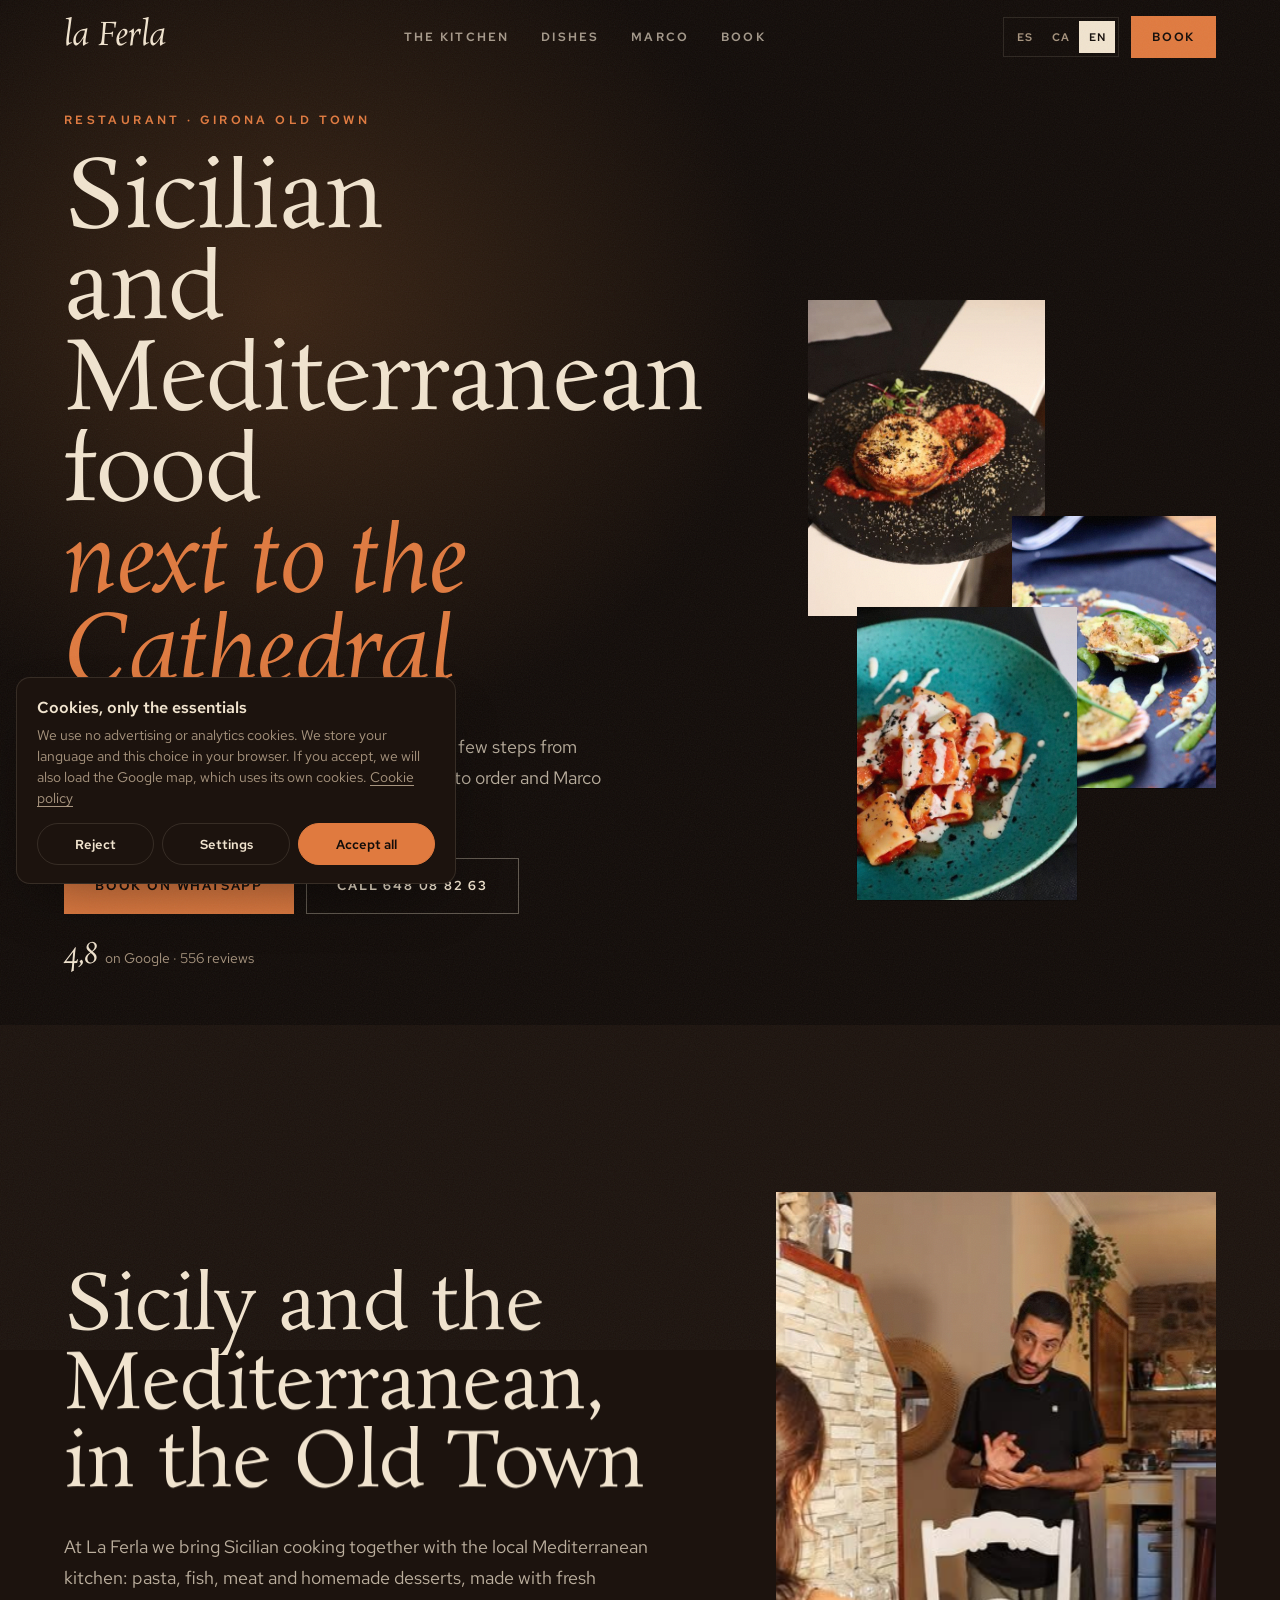
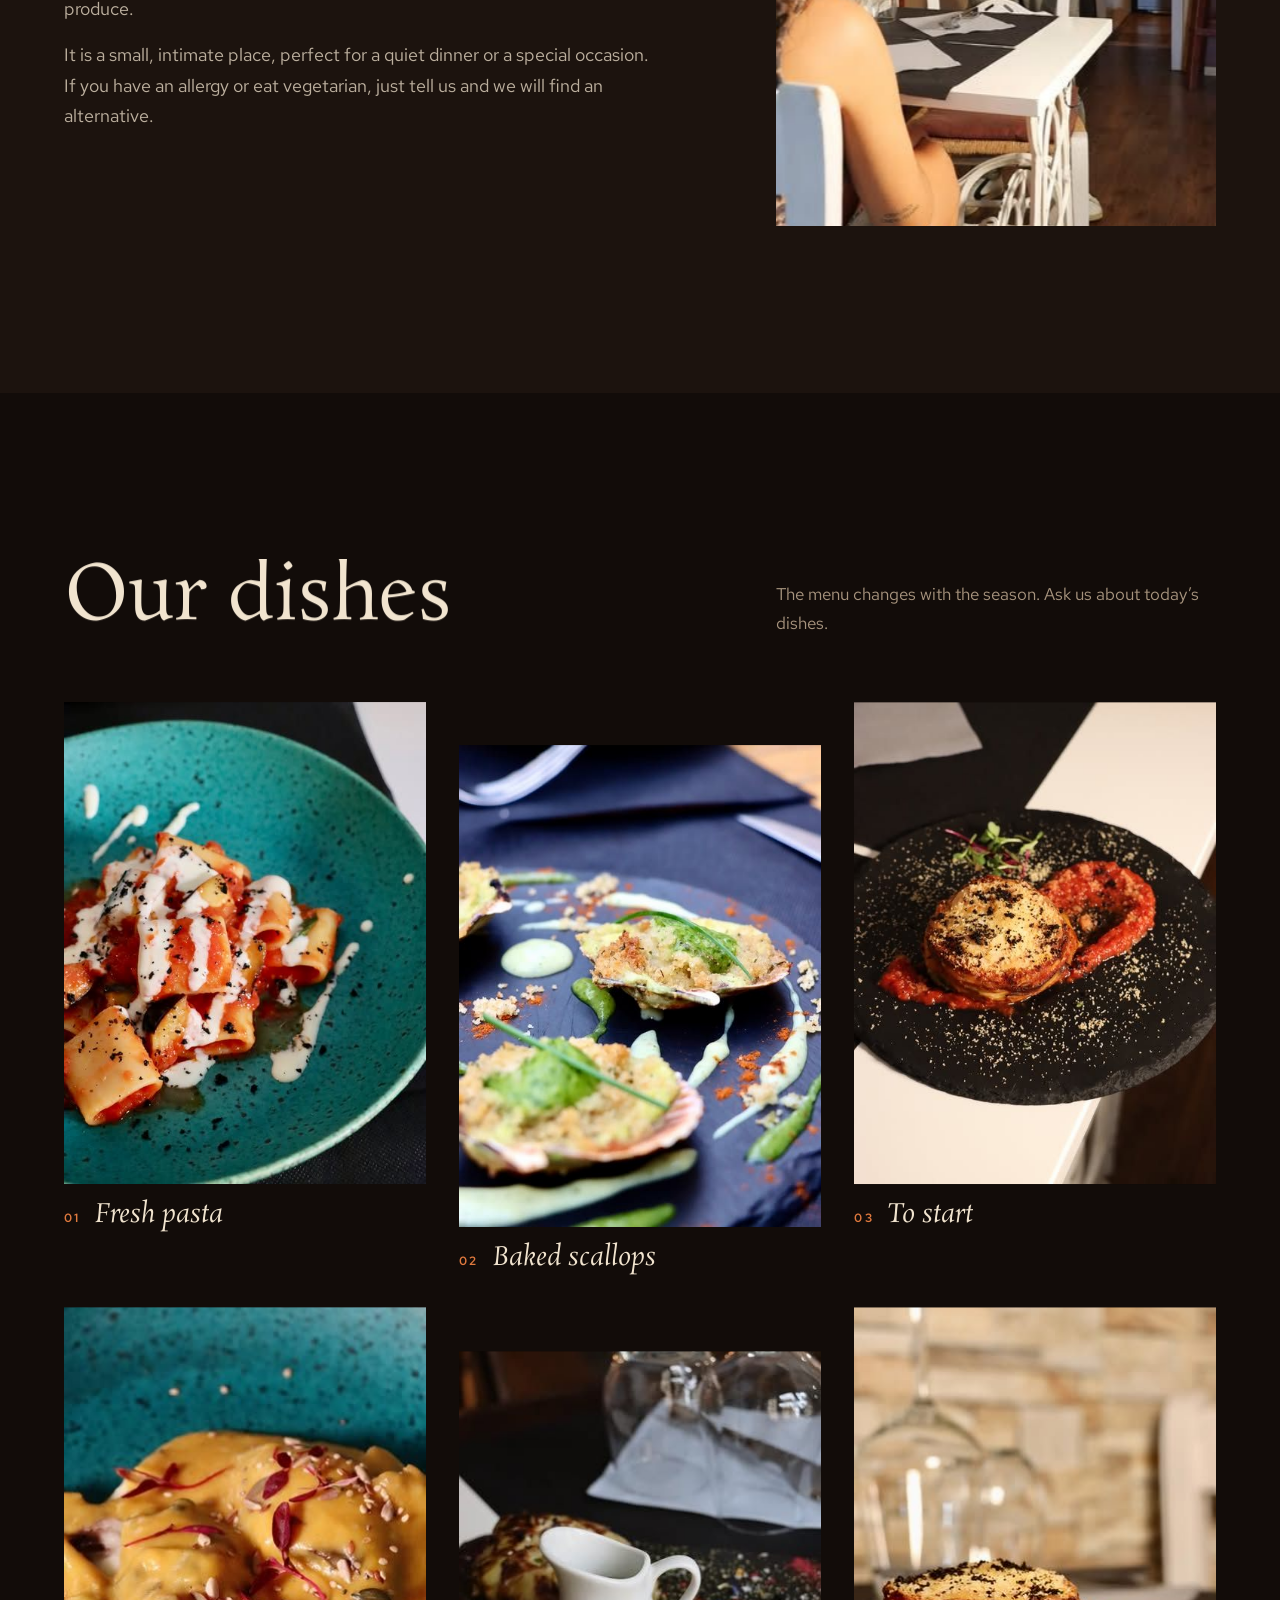
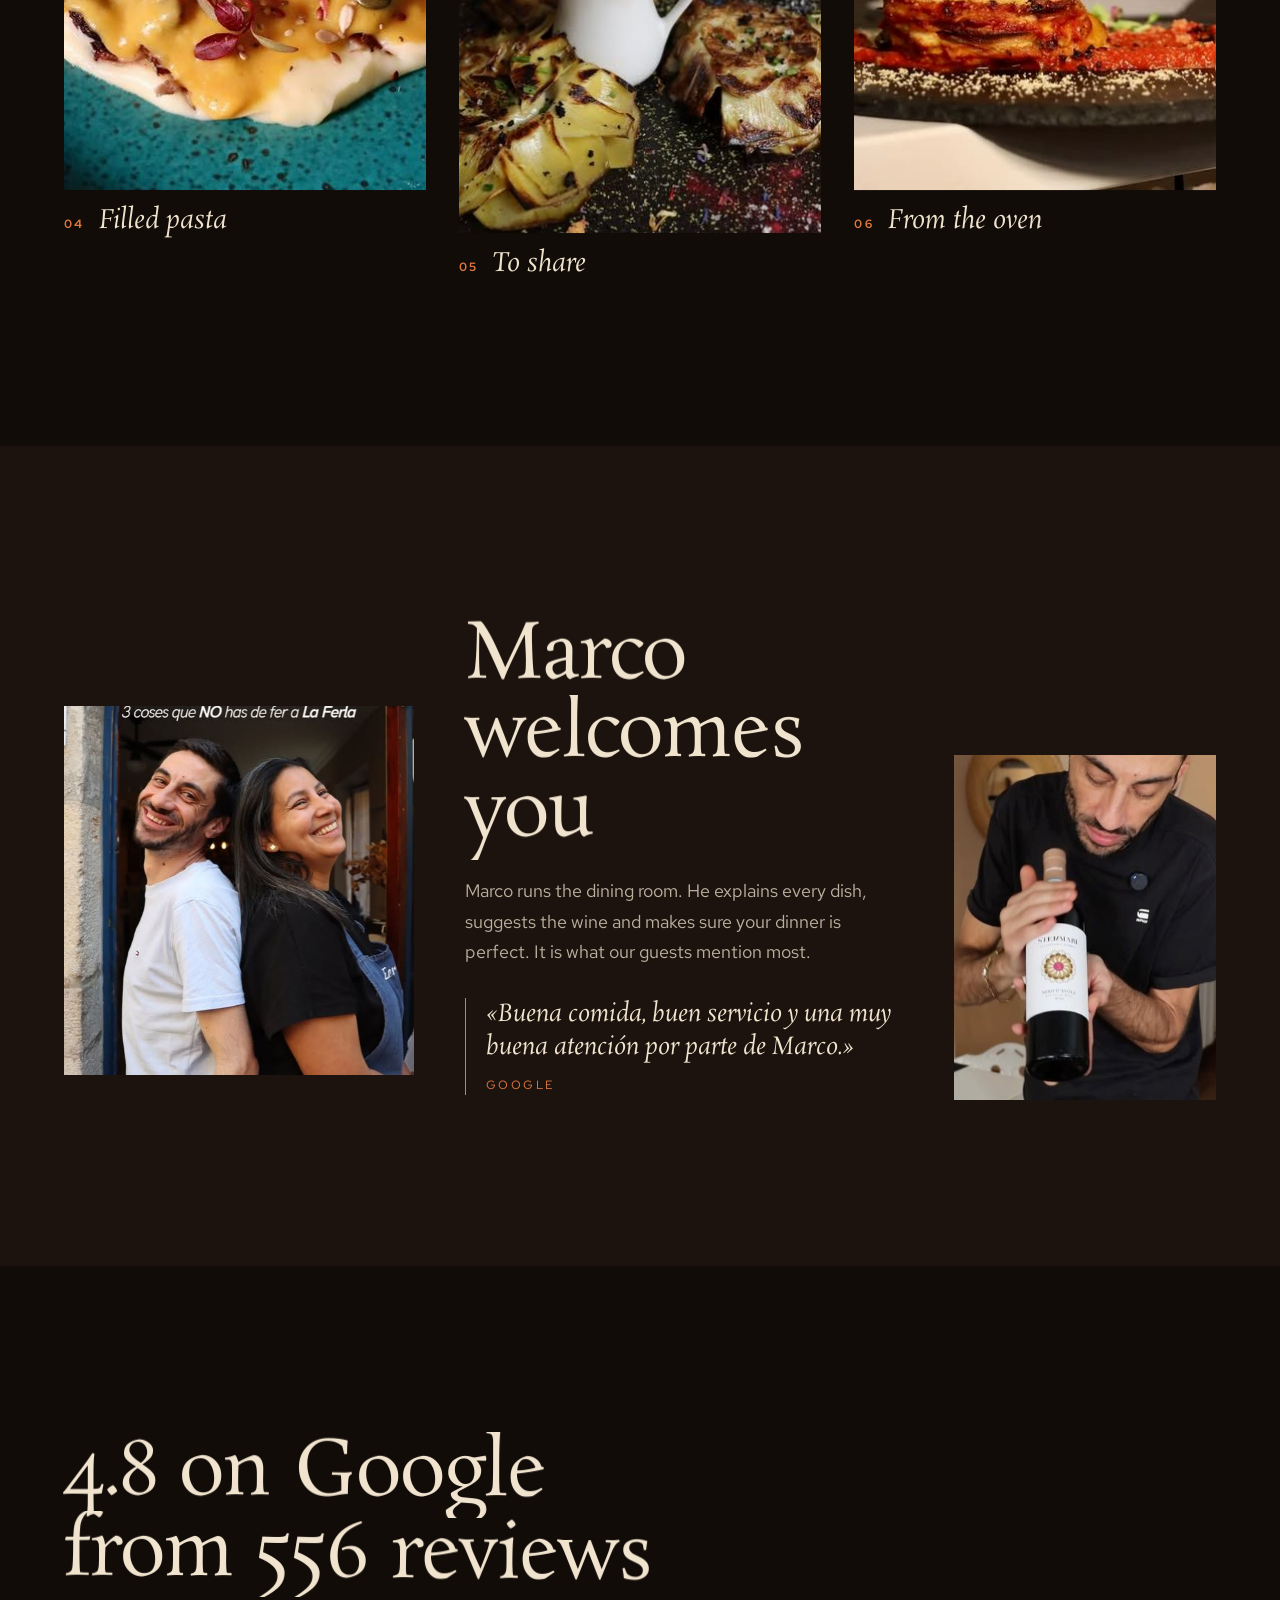
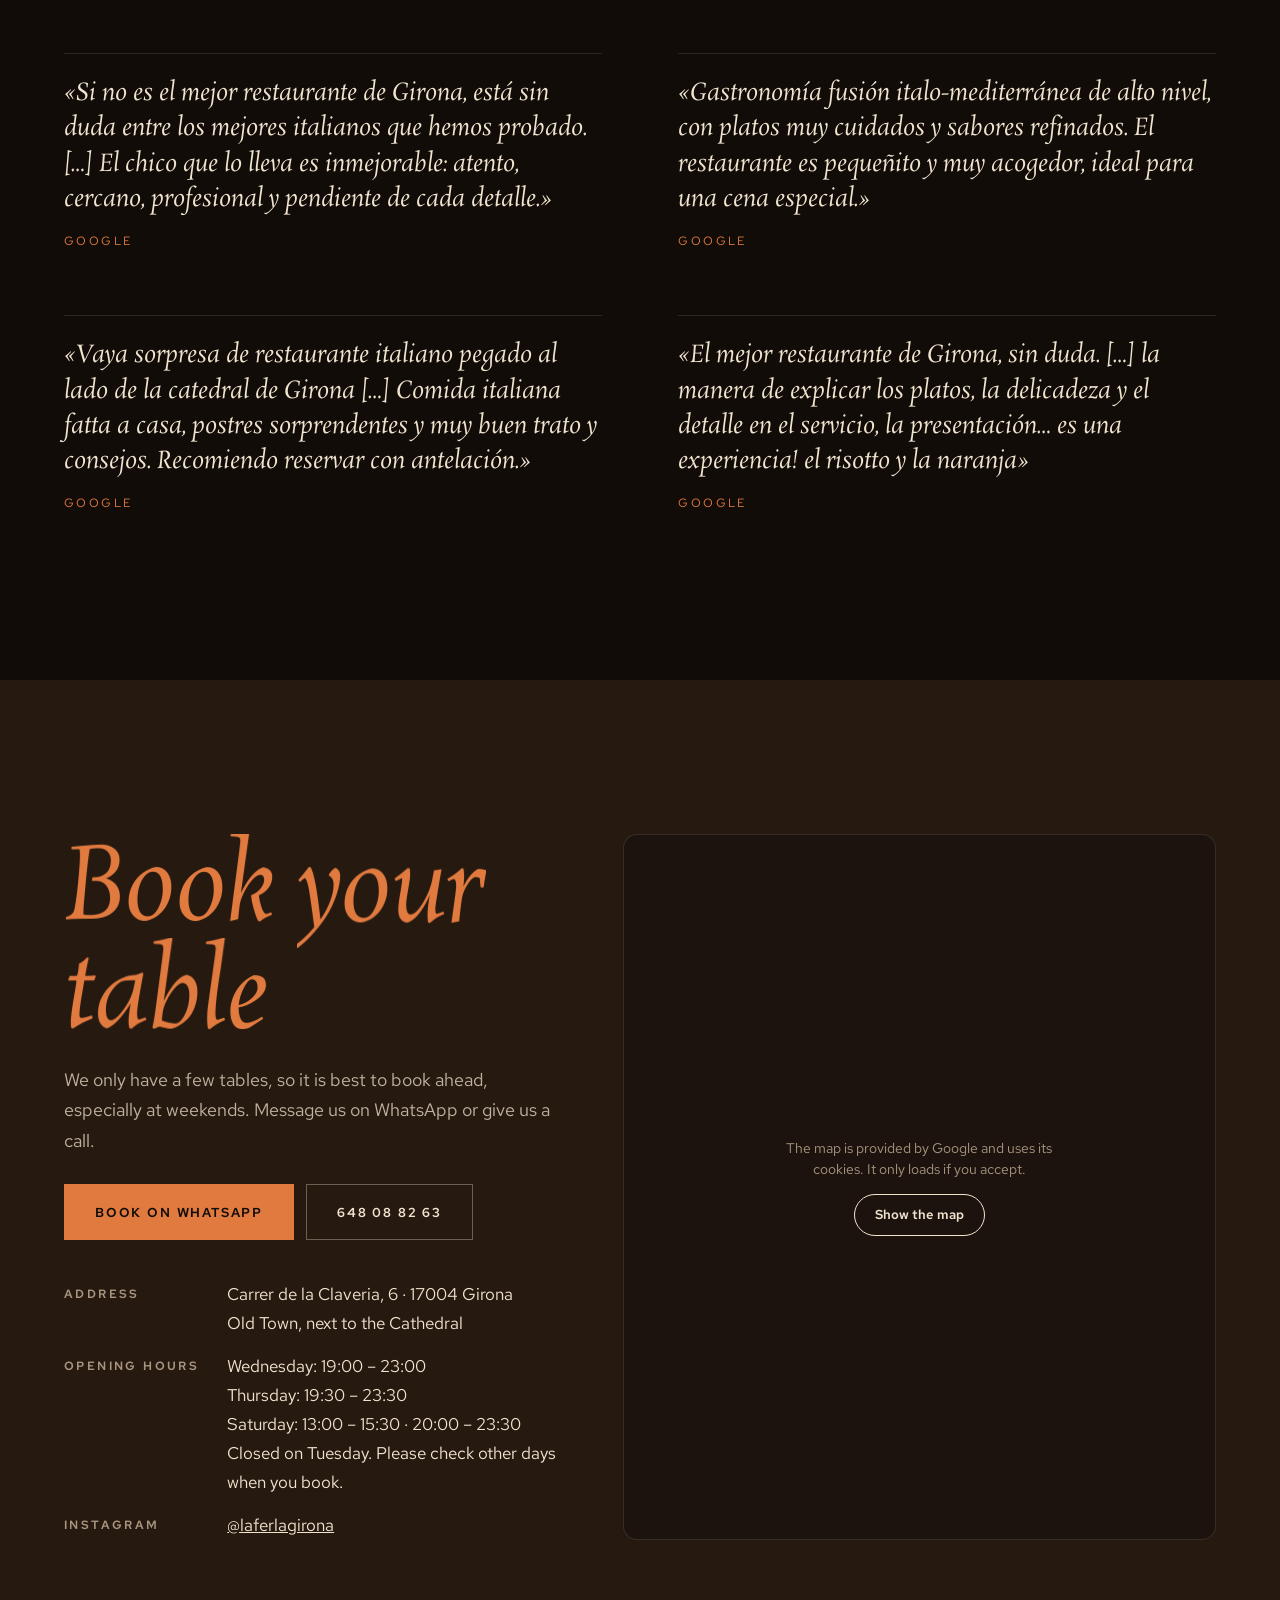
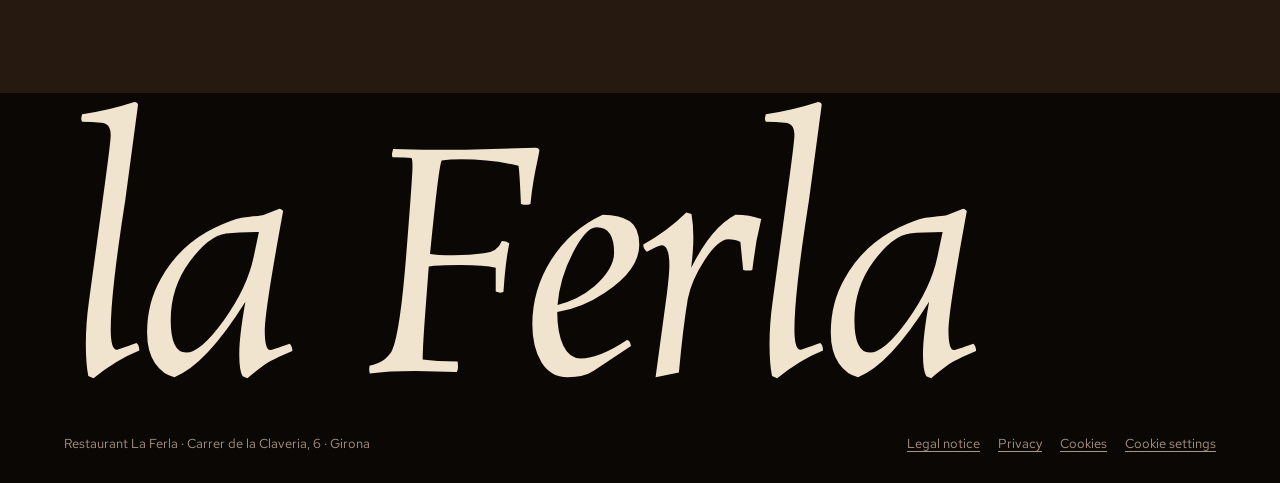
<file: index.html>
<!doctype html>
<html lang="es">
<head>
<meta charset="utf-8">
<meta name="viewport" content="width=device-width, initial-scale=1, viewport-fit=cover">
<title>La Ferla · Cocina siciliana y mediterránea en el Barri Vell de Girona</title>
<meta name="description" content="Restaurant La Ferla, Carrer de la Claveria 6, al lado de la Catedral de Girona. Fusión de cocina mediterránea y siciliana. 4,8 en Google con 556 reseñas. Reservas por WhatsApp.">
<meta name="theme-color" content="#0d0a07">
<link rel="icon" href="assets/favicon.svg" type="image/svg+xml">
<link rel="alternate" hreflang="es" href="?lang=es"><link rel="alternate" hreflang="ca" href="?lang=ca"><link rel="alternate" hreflang="en" href="?lang=en">
<meta property="og:title" content="La Ferla · Girona">
<meta property="og:description" content="Cocina siciliana y mediterránea junto a la Catedral de Girona.">
<meta property="og:image" content="assets/img/plat-vieires.jpg">
<script>document.documentElement.classList.add('js')</script>
<link rel="stylesheet" href="css/fonts.css">
<link rel="stylesheet" href="css/premium.css">
<link rel="stylesheet" href="css/style.css">
<link rel="stylesheet" href="css/legal.css">
<script type="application/ld+json">
{"@context":"https://schema.org","@type":"Restaurant","name":"Restaurant La Ferla","servesCuisine":["Siciliana","Mediterránea","Italiana"],"telephone":"+34648088263","priceRange":"30-40 €","address":{"@type":"PostalAddress","streetAddress":"Carrer de la Claveria, 6","postalCode":"17004","addressLocality":"Girona","addressRegion":"Girona","addressCountry":"ES"},"geo":{"@type":"GeoCoordinates","latitude":41.9863921,"longitude":2.825849},"aggregateRating":{"@type":"AggregateRating","ratingValue":"4.8","reviewCount":"556"},"sameAs":["https://www.instagram.com/laferlagirona/"]}
</script>
</head>
<body class="grain" data-cursor>
<a class="skip" href="#main" data-i18n="skip">Saltar al contenido</a>

<header class="top">
  <a class="brand" href="#main" aria-label="La Ferla, inicio">la Ferla</a>
  <nav class="nav" aria-label="Principal">
    <a href="#cocina" data-i18n="n1">La cocina</a>
    <a href="#platos" data-i18n="n2">Platos</a>
    <a href="#marco" data-i18n="n3">Marco</a>
    <a href="#reservar" data-i18n="n4">Reservar</a>
  </nav>
  <div class="top-r">
    <div class="langs" role="group" aria-label="Idioma"><button type="button" data-lang="es">ES</button><button type="button" data-lang="ca">CA</button><button type="button" data-lang="en">EN</button></div>
    <a class="btn btn-sm" href="https://wa.me/34648088263" target="_blank" rel="noopener" data-mag data-i18n="book">Reservar</a>
  </div>
</header>

<main id="main">
  <!-- PORTADA: titular grande en claroscuro y tres platos de la casa en columna -->
  <section class="hero" id="hero" aria-labelledby="h1">
    <div class="hero-in">
      <p class="hero-k" data-hero data-d=".1" data-i18n="hk">Restaurant · Barri Vell de Girona</p>
      <h1 id="h1"><span data-split data-hero data-d=".2" data-i18n="h1a">Cocina siciliana</span> <span data-split data-hero data-d=".32" data-i18n="h1b">y mediterránea</span> <em data-split data-hero data-d=".44" data-i18n="h1c">junto a la Catedral</em></h1>
      <p class="hero-p" data-hero data-d=".7" data-i18n="hp">Un restaurante pequeño y acogedor en la Claveria, a unos pasos de la Catedral de Girona. Pocas mesas, platos hechos al momento y Marco en la sala.</p>
      <div class="hero-cta" data-hero data-d=".85">
        <a class="btn" href="https://wa.me/34648088263" target="_blank" rel="noopener" data-mag data-i18n="bookWa">Reservar por WhatsApp</a>
        <a class="btn btn-line" href="tel:+34648088263" data-mag data-i18n="call">Llamar al 648 08 82 63</a>
      </div>
      <p class="hero-rate" data-hero data-d="1"><b>4,8</b> <span data-i18n="rate">en Google · 556 reseñas</span></p>
    </div>
    <div class="h-dishes" aria-hidden="true">
      <figure class="hd hd1"><img src="assets/img/plat-entrant.jpg" alt="" width="480" height="640"></figure>
      <figure class="hd hd2"><img src="assets/img/plat-vieires.jpg" alt="" width="480" height="640"></figure>
      <figure class="hd hd3"><img src="assets/img/plat-pasta.jpg" alt="" width="480" height="640"></figure>
    </div>
  </section>

  <!-- LA COCINA -->
  <section class="cocina" id="cocina" aria-labelledby="c-h">
    <div class="cocina-txt">
      <h2 id="c-h" data-split data-i18n="ch">Sicilia y el Mediterráneo, en el Barri Vell</h2>
      <p data-i18n="cp1">En La Ferla mezclamos la cocina siciliana con la mediterránea de aquí: pasta, pescado, carne y postres hechos en casa, con producto del día.</p>
      <p data-i18n="cp2">Es un sitio pequeño e íntimo, ideal para una cena tranquila o una ocasión especial. Si tienes alguna alergia o comes vegetariano, dínoslo: buscamos una alternativa.</p>
    </div>
    <figure class="cocina-img" data-img><img src="assets/img/sala.jpg" alt="La sala de La Ferla, con mesas vestidas y paredes de piedra" width="360" height="640" loading="lazy" data-i18n-attr="alt:aSala"></figure>
  </section>

  <!-- PLATOS: la carta en penumbra; la luz de la vela sigue al cursor -->
  <section class="platos" id="platos" aria-labelledby="p-h">
    <div class="sec-head">
      <h2 id="p-h" data-split data-i18n="ph">Nuestros platos</h2>
      <p class="platos-note" data-up data-i18n="pn">La carta cambia con el producto de temporada. Pregúntanos por los platos del día.</p>
    </div>
    <div class="dish-grid">
      <figure class="dish" data-up><div class="d-img"><img src="assets/img/plat-pasta.jpg" alt="Pasta fresca con salsa de tomate en plato azul" width="480" height="640" loading="lazy" data-i18n-attr="alt:a1"></div><figcaption><span>01</span><b data-i18n="f1">Pasta fresca</b></figcaption></figure>
      <figure class="dish" data-up=".06"><div class="d-img"><img src="assets/img/plat-vieires.jpg" alt="Vieiras gratinadas en su concha" width="480" height="640" loading="lazy" data-i18n-attr="alt:a2"></div><figcaption><span>02</span><b data-i18n="f2">Vieiras al horno</b></figcaption></figure>
      <figure class="dish" data-up=".12"><div class="d-img"><img src="assets/img/plat-entrant.jpg" alt="Entrante dorado sobre salsa de tomate en pizarra negra" width="480" height="640" loading="lazy" data-i18n-attr="alt:a3"></div><figcaption><span>03</span><b data-i18n="f3">Para empezar</b></figcaption></figure>
      <figure class="dish" data-up><div class="d-img"><img src="assets/img/plat-pasta-rellena.jpg" alt="Pasta rellena con crema en plato azul" width="360" height="640" loading="lazy" data-i18n-attr="alt:a4"></div><figcaption><span>04</span><b data-i18n="f4">Pasta rellena</b></figcaption></figure>
      <figure class="dish" data-up=".06"><div class="d-img"><img src="assets/img/plat-compartir.jpg" alt="Plato para compartir en pizarra con una jarrita de salsa" width="360" height="640" loading="lazy" data-i18n-attr="alt:a5"></div><figcaption><span>05</span><b data-i18n="f5">Para compartir</b></figcaption></figure>
      <figure class="dish" data-up=".12"><div class="d-img"><img src="assets/img/plat-forn.jpg" alt="Plato al horno con salsa roja servido en pizarra" width="360" height="640" loading="lazy" data-i18n-attr="alt:a6"></div><figcaption><span>06</span><b data-i18n="f6">Del horno</b></figcaption></figure>
    </div>
    <div class="glow" id="glow" aria-hidden="true"></div>
  </section>

  <!-- MARCO -->
  <section class="marco" id="marco" aria-labelledby="m-h">
    <figure class="marco-a" data-img><img src="assets/img/marco-porta.jpg" alt="Marco y su compañera en la puerta de La Ferla" width="512" height="640" loading="lazy" data-i18n-attr="alt:aM1"></figure>
    <div class="marco-txt">
      <h2 id="m-h" data-split data-i18n="mh">Marco te recibe</h2>
      <p data-i18n="mp">Marco lleva la sala. Te explica cada plato, te aconseja el vino y está pendiente de que la cena salga perfecta. Es lo que más repiten nuestros clientes.</p>
      <blockquote><p lang="es">«Buena comida, buen servicio y una muy buena atención por parte de Marco.»</p><cite>Google</cite></blockquote>
    </div>
    <figure class="marco-b" data-img><img src="assets/img/marco-vi.jpg" alt="Marco presentando una botella de vino" width="360" height="640" loading="lazy" data-i18n-attr="alt:aM2"></figure>
  </section>

  <!-- RESEÑAS -->
  <section class="resenas" aria-labelledby="r-h">
    <h2 id="r-h" data-split data-i18n="rh">4,8 en Google con 556 reseñas</h2>
    <div class="rs">
      <blockquote><p lang="es">«Si no es el mejor restaurante de Girona, está sin duda entre los mejores italianos que hemos probado. […] El chico que lo lleva es inmejorable: atento, cercano, profesional y pendiente de cada detalle.»</p><cite>Google</cite></blockquote>
      <blockquote><p lang="es">«Gastronomía fusión italo-mediterránea de alto nivel, con platos muy cuidados y sabores refinados. El restaurante es pequeñito y muy acogedor, ideal para una cena especial.»</p><cite>Google</cite></blockquote>
      <blockquote><p lang="es">«Vaya sorpresa de restaurante italiano pegado al lado de la catedral de Girona […] Comida italiana fatta a casa, postres sorprendentes y muy buen trato y consejos. Recomiendo reservar con antelación.»</p><cite>Google</cite></blockquote>
      <blockquote><p lang="es">«El mejor restaurante de Girona, sin duda. […] la manera de explicar los platos, la delicadeza y el detalle en el servicio, la presentación… es una experiencia! el risotto y la naranja»</p><cite>Google</cite></blockquote>
    </div>
  </section>

  <!-- RESERVAR + VISITA -->
  <section class="reservar" id="reservar" aria-labelledby="v-h">
    <div class="res-txt">
      <h2 id="v-h" data-split data-i18n="vh">Reserva tu mesa</h2>
      <p data-i18n="vp">Somos pocas mesas: mejor reservar con antelación, sobre todo el fin de semana. Escríbenos por WhatsApp o llámanos.</p>
      <div class="res-cta">
        <a class="btn" id="waBook" href="https://wa.me/34648088263" target="_blank" rel="noopener" data-i18n="bookWa">Reservar por WhatsApp</a>
        <a class="btn btn-line" href="tel:+34648088263">648 08 82 63</a>
      </div>
      <dl>
        <dt data-i18n="d1">Dirección</dt><dd>Carrer de la Claveria, 6 · 17004 Girona<br><span data-i18n="d1b">Barri Vell, junto a la Catedral</span></dd>
        <dt data-i18n="d2">Horario</dt><dd><span data-i18n="h1">Miércoles: 19:00 – 23:00</span><br><span data-i18n="h2">Jueves: 19:30 – 23:30</span><br><span data-i18n="h3">Sábado: 13:00 – 15:30 · 20:00 – 23:30</span><br><span data-i18n="h4">Martes cerrado. Confirma el resto de días al reservar.</span></dd>
        <dt>Instagram</dt><dd><a href="https://www.instagram.com/laferlagirona/" target="_blank" rel="noopener">@laferlagirona</a></dd>
      </dl>
    </div>
    <div class="cc-map res-map" data-src="https://www.google.com/maps?q=La+Ferla,+Carrer+de+la+Claveria+6,+17004+Girona&output=embed" data-title="Mapa: La Ferla"></div>
  </section>
</main>

<footer class="foot">
  <p class="foot-big" aria-hidden="true">la Ferla</p>
  <div class="foot-row">
    <p>Restaurant La Ferla · Carrer de la Claveria, 6 · Girona</p>
    <nav class="foot-links" aria-label="Información legal">
      <a href="aviso-legal.html" data-i18n="lg1">Aviso legal</a>
      <a href="privacidad.html" data-i18n="lg2">Privacidad</a>
      <a href="cookies.html" data-i18n="lg3">Cookies</a>
      <button type="button" data-cookies-open data-i18n="lg4">Configurar cookies</button>
    </nav>
  </div>
</footer>

<script src="js/lang.js"></script>
<script src="js/i18n.js" data-site="laferla-girona"></script>
<script src="js/consent.js" data-site="laferla-girona"></script>
<script src="js/vendor/gsap.min.js"></script>
<script src="js/vendor/ScrollTrigger.min.js"></script>
<script src="js/vendor/lenis.min.js"></script>
<script src="js/premium.js"></script>
<script src="js/main.js"></script>
</body>
</html>
</file>
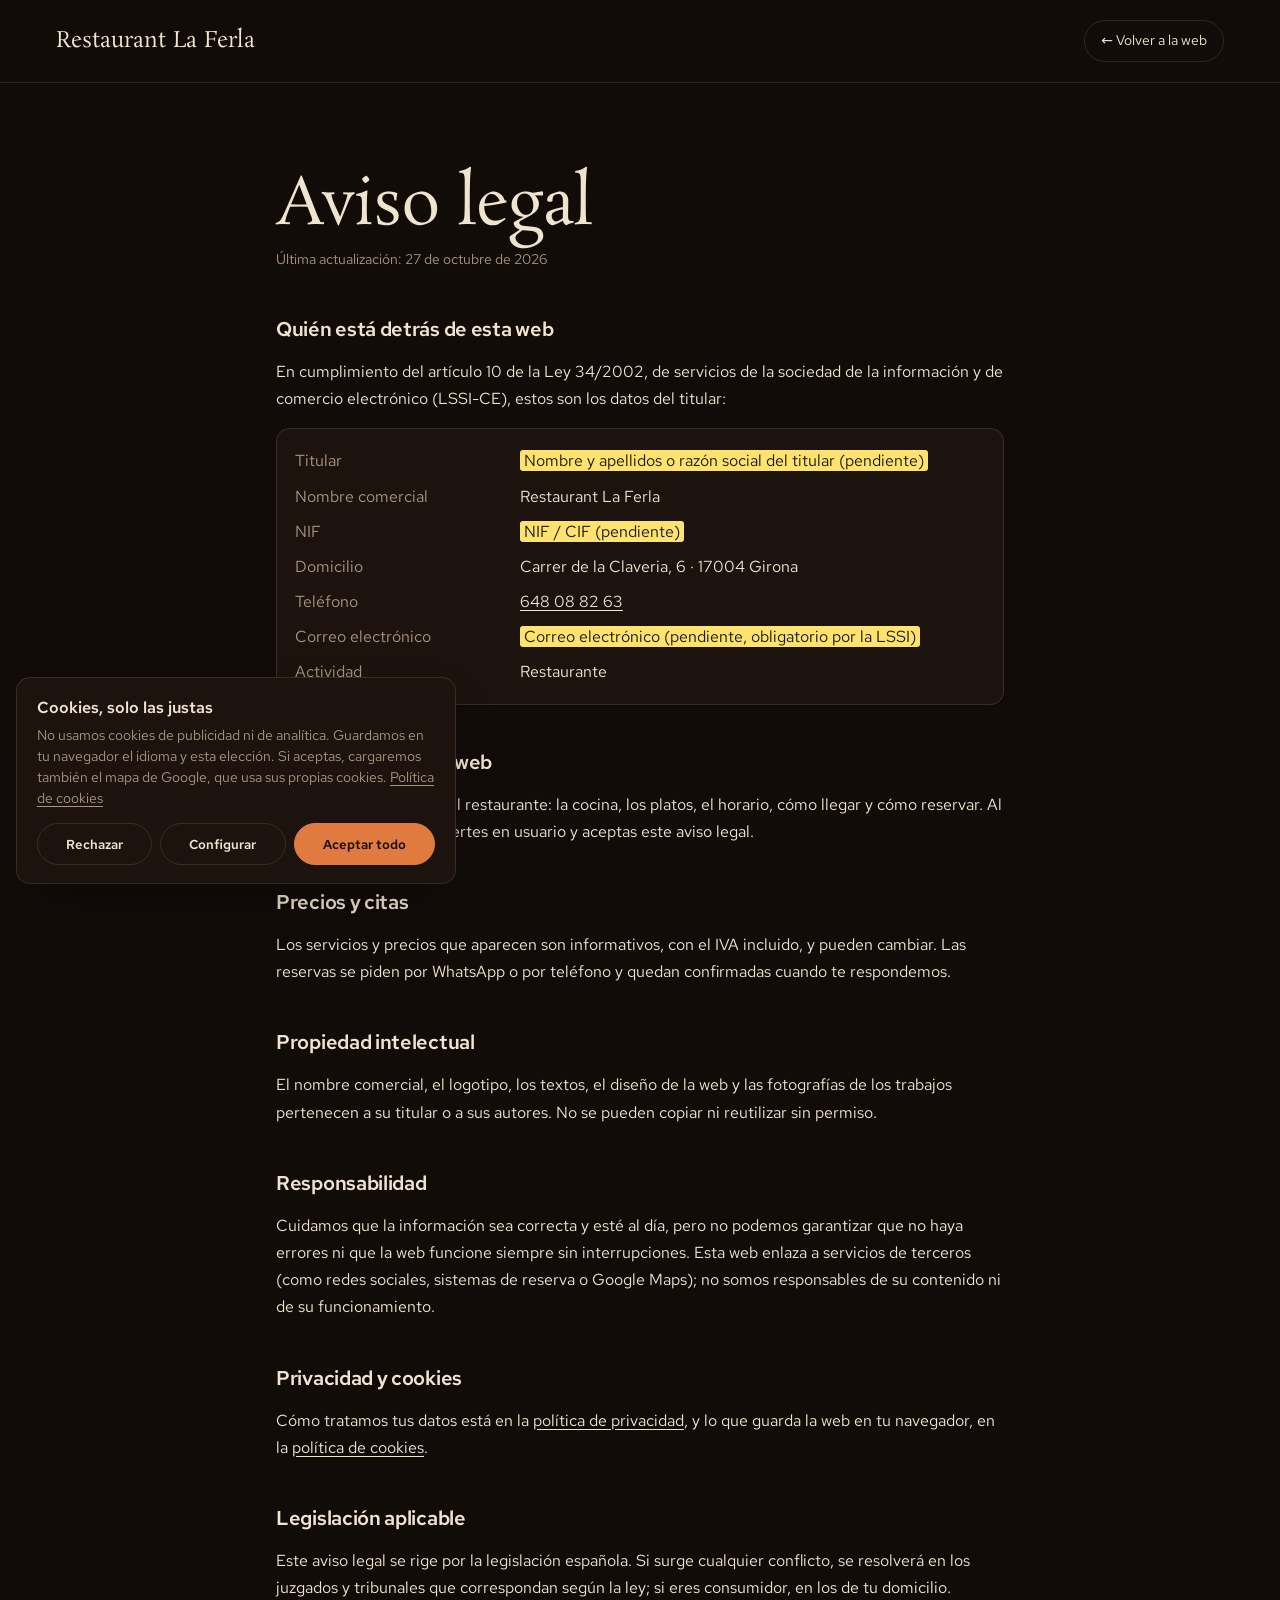
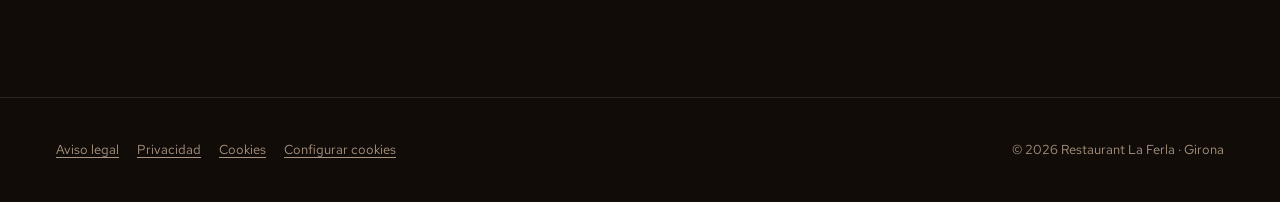
<file: aviso-legal.html>
<!doctype html>
<html lang="es">
<head>
<meta charset="utf-8">
<meta name="viewport" content="width=device-width, initial-scale=1, viewport-fit=cover">
<title>Aviso legal · Restaurant La Ferla</title>
<meta name="robots" content="noindex, follow">
<meta name="theme-color" content="#0d0a07">
<link rel="icon" href="assets/favicon.svg" type="image/svg+xml">
<link rel="stylesheet" href="css/fonts.css">
<link rel="stylesheet" href="css/premium.css">
<link rel="stylesheet" href="css/style.css">
<link rel="stylesheet" href="css/legal.css">
</head>
<body class="legal-page">
<header class="legal-top">
  <a class="legal-brand" href="./">Restaurant La Ferla</a>
  <a class="legal-back" href="./">&larr; Volver a la web</a>
</header>
<main class="legal">
  <h1>Aviso legal</h1>
  <p class="upd">Última actualización: 27 de octubre de 2026</p>

  <h2>Quién está detrás de esta web</h2>
  <p>En cumplimiento del artículo 10 de la Ley 34/2002, de servicios de la sociedad de la información y de comercio electrónico (LSSI-CE), estos son los datos del titular:</p>
  <dl>
    <dt>Titular</dt><dd><mark>Nombre y apellidos o razón social del titular (pendiente)</mark></dd>
    <dt>Nombre comercial</dt><dd>Restaurant La Ferla</dd>
    <dt>NIF</dt><dd><mark>NIF / CIF (pendiente)</mark></dd>
    <dt>Domicilio</dt><dd>Carrer de la Claveria, 6 · 17004 Girona</dd>
    <dt>Teléfono</dt><dd><a href="tel:+34648088263">648 08 82 63</a></dd>
    <dt>Correo electrónico</dt><dd><mark>Correo electrónico (pendiente, obligatorio por la LSSI)</mark></dd>
    <dt>Actividad</dt><dd>Restaurante</dd>
  </dl>

  <h2>Para qué sirve esta web</h2>
  <p>Esta web informa sobre el restaurante: la cocina, los platos, el horario, cómo llegar y cómo reservar. Al navegar por ella te conviertes en usuario y aceptas este aviso legal.</p>

  <h2>Precios y citas</h2>
  <p>Los servicios y precios que aparecen son informativos, con el IVA incluido, y pueden cambiar. Las reservas se piden por WhatsApp o por teléfono y quedan confirmadas cuando te respondemos.</p>

  <h2>Propiedad intelectual</h2>
  <p>El nombre comercial, el logotipo, los textos, el diseño de la web y las fotografías de los trabajos pertenecen a su titular o a sus autores. No se pueden copiar ni reutilizar sin permiso.</p>

  <h2>Responsabilidad</h2>
  <p>Cuidamos que la información sea correcta y esté al día, pero no podemos garantizar que no haya errores ni que la web funcione siempre sin interrupciones. Esta web enlaza a servicios de terceros (como redes sociales, sistemas de reserva o Google Maps); no somos responsables de su contenido ni de su funcionamiento.</p>

  <h2>Privacidad y cookies</h2>
  <p>Cómo tratamos tus datos está en la <a href="privacidad.html">política de privacidad</a>, y lo que guarda la web en tu navegador, en la <a href="cookies.html">política de cookies</a>.</p>

  <h2>Legislación aplicable</h2>
  <p>Este aviso legal se rige por la legislación española. Si surge cualquier conflicto, se resolverá en los juzgados y tribunales que correspondan según la ley; si eres consumidor, en los de tu domicilio.</p>
</main>
<footer class="legal-foot">
  <nav class="legal-links" aria-label="Información legal">
    <a href="aviso-legal.html" aria-current="page">Aviso legal</a>
    <a href="privacidad.html">Privacidad</a>
    <a href="cookies.html">Cookies</a>
    <button type="button" data-cookies-open>Configurar cookies</button>
  </nav>
  <p>© 2026 Restaurant La Ferla · Girona</p>
</footer>
<script src="js/consent.js" data-site="laferla-girona"></script>
</body>
</html>
</file>
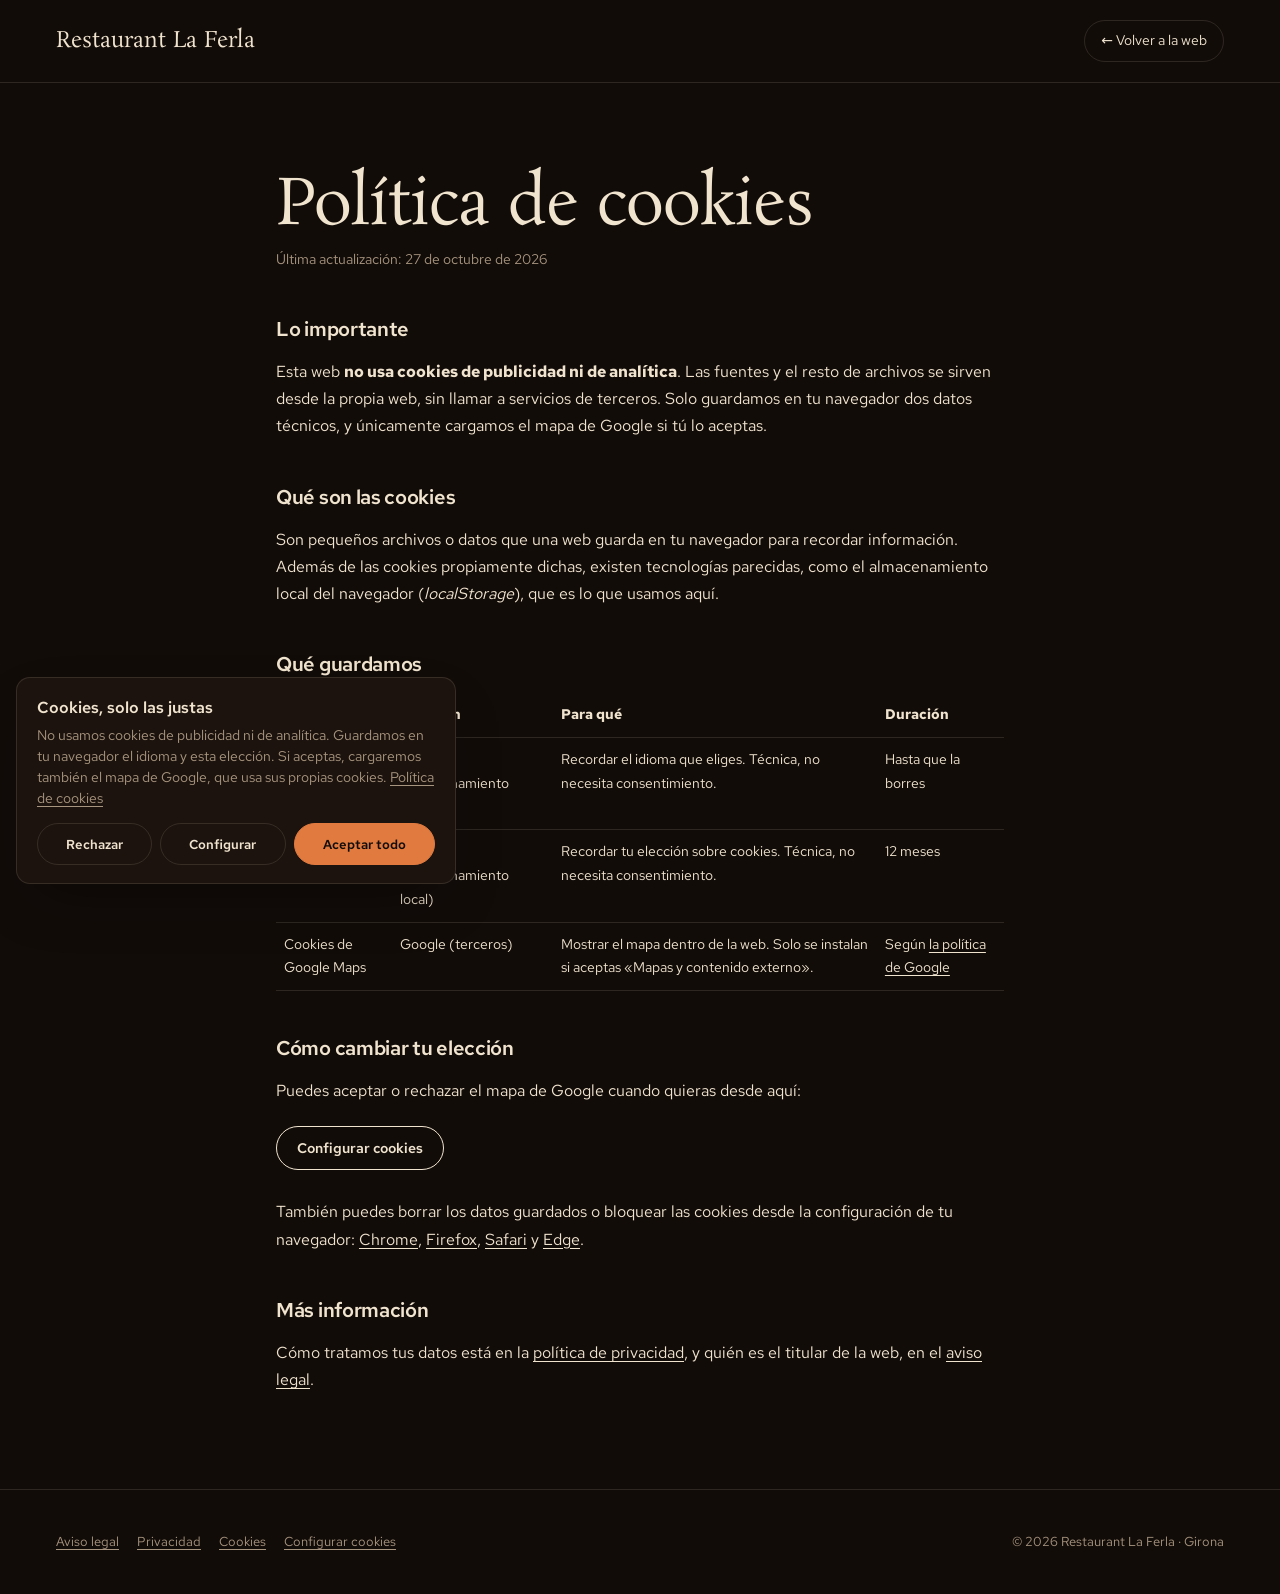
<file: cookies.html>
<!doctype html>
<html lang="es">
<head>
<meta charset="utf-8">
<meta name="viewport" content="width=device-width, initial-scale=1, viewport-fit=cover">
<title>Política de cookies · Restaurant La Ferla</title>
<meta name="robots" content="noindex, follow">
<meta name="theme-color" content="#0d0a07">
<link rel="icon" href="assets/favicon.svg" type="image/svg+xml">
<link rel="stylesheet" href="css/fonts.css">
<link rel="stylesheet" href="css/premium.css">
<link rel="stylesheet" href="css/style.css">
<link rel="stylesheet" href="css/legal.css">
</head>
<body class="legal-page">
<header class="legal-top">
  <a class="legal-brand" href="./">Restaurant La Ferla</a>
  <a class="legal-back" href="./">&larr; Volver a la web</a>
</header>
<main class="legal">
  <h1>Política de cookies</h1>
  <p class="upd">Última actualización: 27 de octubre de 2026</p>

  <h2>Lo importante</h2>
  <p>Esta web <strong>no usa cookies de publicidad ni de analítica</strong>. Las fuentes y el resto de archivos se sirven desde la propia web, sin llamar a servicios de terceros. Solo guardamos en tu navegador dos datos técnicos, y únicamente cargamos el mapa de Google si tú lo aceptas.</p>

  <h2>Qué son las cookies</h2>
  <p>Son pequeños archivos o datos que una web guarda en tu navegador para recordar información. Además de las cookies propiamente dichas, existen tecnologías parecidas, como el almacenamiento local del navegador (<em>localStorage</em>), que es lo que usamos aquí.</p>

  <h2>Qué guardamos</h2>
  <table>
    <thead><tr><th>Nombre</th><th>De quién</th><th>Para qué</th><th>Duración</th></tr></thead>
    <tbody>
      <tr><td>laferla-girona-lang</td><td>Propia (almacenamiento local)</td><td>Recordar el idioma que eliges. Técnica, no necesita consentimiento.</td><td>Hasta que la borres</td></tr>
      <tr><td>laferla-girona-consent</td><td>Propia (almacenamiento local)</td><td>Recordar tu elección sobre cookies. Técnica, no necesita consentimiento.</td><td>12 meses</td></tr>
      <tr><td>Cookies de Google Maps</td><td>Google (terceros)</td><td>Mostrar el mapa dentro de la web. Solo se instalan si aceptas «Mapas y contenido externo».</td><td>Según <a href="https://policies.google.com/technologies/cookies?hl=es" target="_blank" rel="noopener">la política de Google</a></td></tr>
    </tbody>
  </table>

  <h2>Cómo cambiar tu elección</h2>
  <p>Puedes aceptar o rechazar el mapa de Google cuando quieras desde aquí:</p>
  <button type="button" class="legal-btn" data-cookies-open>Configurar cookies</button>
  <p>También puedes borrar los datos guardados o bloquear las cookies desde la configuración de tu navegador:
    <a href="https://support.google.com/chrome/answer/95647?hl=es" target="_blank" rel="noopener">Chrome</a>,
    <a href="https://support.mozilla.org/es/kb/Borrar%20cookies" target="_blank" rel="noopener">Firefox</a>,
    <a href="https://support.apple.com/es-es/guide/safari/sfri11471/mac" target="_blank" rel="noopener">Safari</a> y
    <a href="https://support.microsoft.com/es-es/microsoft-edge/eliminar-las-cookies-en-microsoft-edge-63947406-40ac-c3b8-57b9-2a946a29ae09" target="_blank" rel="noopener">Edge</a>.</p>

  <h2>Más información</h2>
  <p>Cómo tratamos tus datos está en la <a href="privacidad.html">política de privacidad</a>, y quién es el titular de la web, en el <a href="aviso-legal.html">aviso legal</a>.</p>
</main>
<footer class="legal-foot">
  <nav class="legal-links" aria-label="Información legal">
    <a href="aviso-legal.html">Aviso legal</a>
    <a href="privacidad.html">Privacidad</a>
    <a href="cookies.html" aria-current="page">Cookies</a>
    <button type="button" data-cookies-open>Configurar cookies</button>
  </nav>
  <p>© 2026 Restaurant La Ferla · Girona</p>
</footer>
<script src="js/consent.js" data-site="laferla-girona"></script>
</body>
</html>
</file>
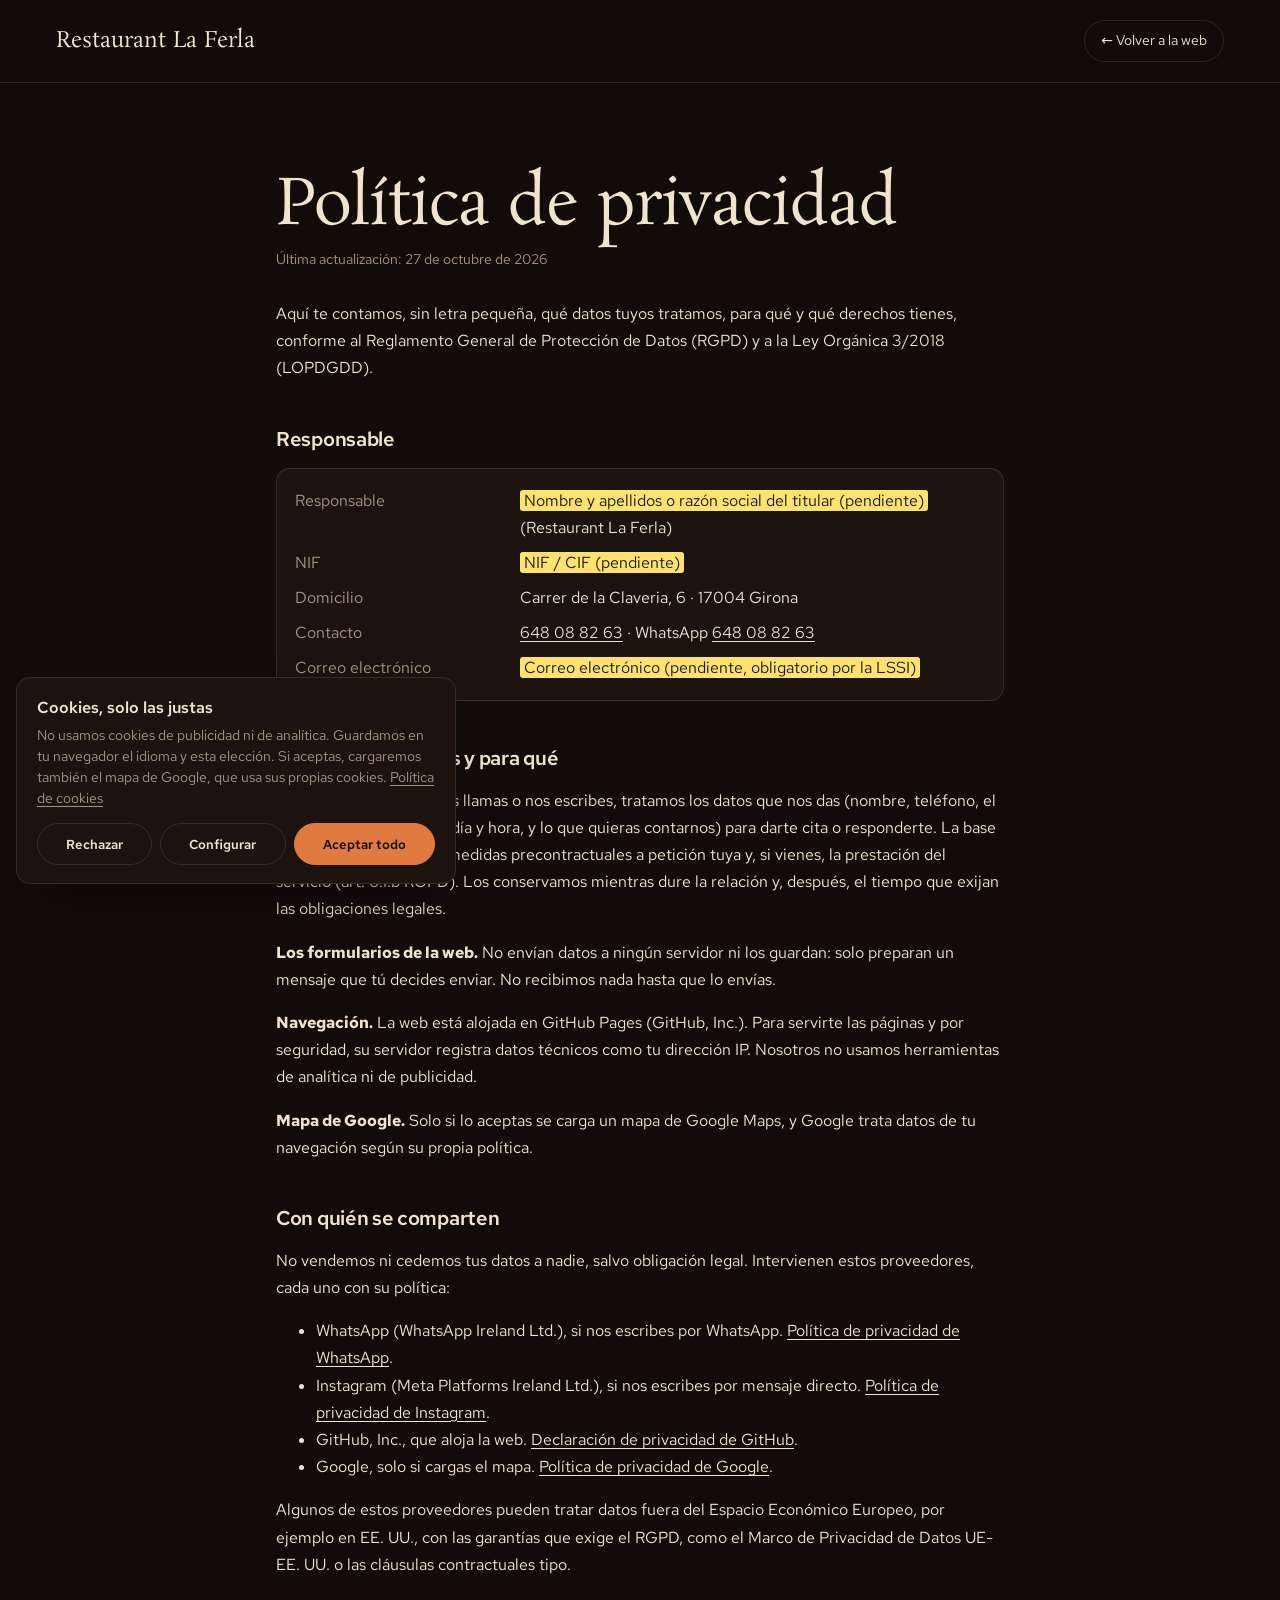
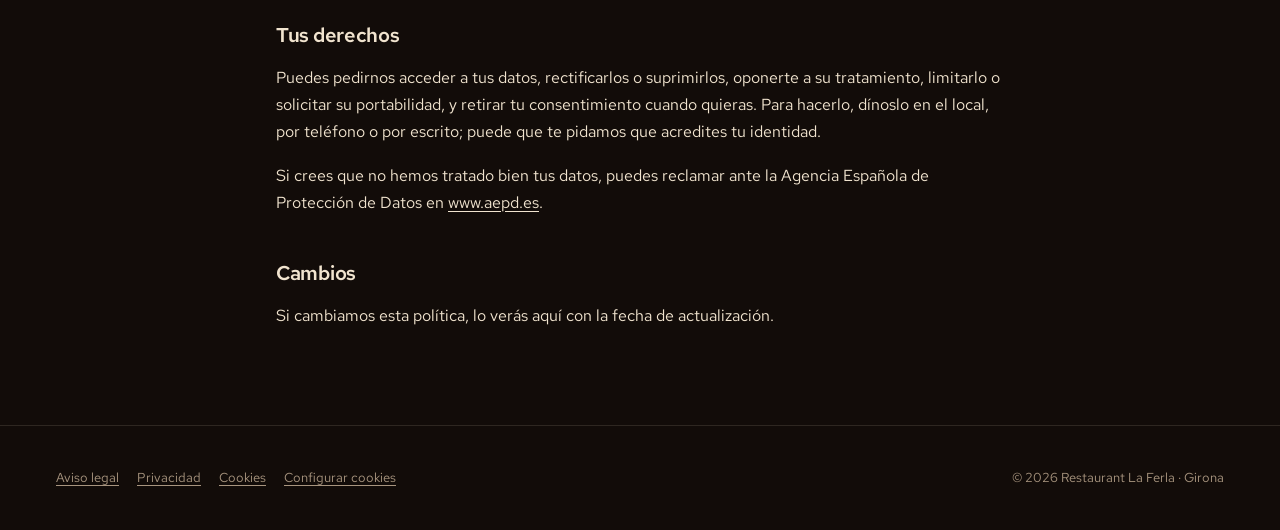
<file: privacidad.html>
<!doctype html>
<html lang="es">
<head>
<meta charset="utf-8">
<meta name="viewport" content="width=device-width, initial-scale=1, viewport-fit=cover">
<title>Política de privacidad · Restaurant La Ferla</title>
<meta name="robots" content="noindex, follow">
<meta name="theme-color" content="#0d0a07">
<link rel="icon" href="assets/favicon.svg" type="image/svg+xml">
<link rel="stylesheet" href="css/fonts.css">
<link rel="stylesheet" href="css/premium.css">
<link rel="stylesheet" href="css/style.css">
<link rel="stylesheet" href="css/legal.css">
</head>
<body class="legal-page">
<header class="legal-top">
  <a class="legal-brand" href="./">Restaurant La Ferla</a>
  <a class="legal-back" href="./">&larr; Volver a la web</a>
</header>
<main class="legal">
  <h1>Política de privacidad</h1>
  <p class="upd">Última actualización: 27 de octubre de 2026</p>
  <p>Aquí te contamos, sin letra pequeña, qué datos tuyos tratamos, para qué y qué derechos tienes, conforme al Reglamento General de Protección de Datos (RGPD) y a la Ley Orgánica 3/2018 (LOPDGDD).</p>

  <h2>Responsable</h2>
  <dl>
    <dt>Responsable</dt><dd><mark>Nombre y apellidos o razón social del titular (pendiente)</mark> (Restaurant La Ferla)</dd>
    <dt>NIF</dt><dd><mark>NIF / CIF (pendiente)</mark></dd>
    <dt>Domicilio</dt><dd>Carrer de la Claveria, 6 · 17004 Girona</dd>
    <dt>Contacto</dt><dd><a href="tel:+34648088263">648 08 82 63</a> · WhatsApp <a href="https://wa.me/34648088263">648 08 82 63</a></dd>
    <dt>Correo electrónico</dt><dd><mark>Correo electrónico (pendiente, obligatorio por la LSSI)</mark></dd>
  </dl>

  <h2>Qué datos tratamos y para qué</h2>
  <p><strong>Citas y consultas.</strong> Si nos llamas o nos escribes, tratamos los datos que nos das (nombre, teléfono, el servicio que te interesa, día y hora, y lo que quieras contarnos) para darte cita o responderte. La base legal es la aplicación de medidas precontractuales a petición tuya y, si vienes, la prestación del servicio (art. 6.1.b RGPD). Los conservamos mientras dure la relación y, después, el tiempo que exijan las obligaciones legales.</p>
  <p><strong>Los formularios de la web.</strong> No envían datos a ningún servidor ni los guardan: solo preparan un mensaje que tú decides enviar. No recibimos nada hasta que lo envías.</p>
  <p><strong>Navegación.</strong> La web está alojada en GitHub Pages (GitHub, Inc.). Para servirte las páginas y por seguridad, su servidor registra datos técnicos como tu dirección IP. Nosotros no usamos herramientas de analítica ni de publicidad.</p>
  <p><strong>Mapa de Google.</strong> Solo si lo aceptas se carga un mapa de Google Maps, y Google trata datos de tu navegación según su propia política.</p>

  <h2>Con quién se comparten</h2>
  <p>No vendemos ni cedemos tus datos a nadie, salvo obligación legal. Intervienen estos proveedores, cada uno con su política:</p>
  <ul>
    <li>WhatsApp (WhatsApp Ireland Ltd.), si nos escribes por WhatsApp. <a href="https://www.whatsapp.com/legal/privacy-policy-eea" target="_blank" rel="noopener">Política de privacidad de WhatsApp</a>.</li>
    <li>Instagram (Meta Platforms Ireland Ltd.), si nos escribes por mensaje directo. <a href="https://privacycenter.instagram.com/policy" target="_blank" rel="noopener">Política de privacidad de Instagram</a>.</li>
    <li>GitHub, Inc., que aloja la web. <a href="https://docs.github.com/es/site-policy/privacy-policies/github-general-privacy-statement" target="_blank" rel="noopener">Declaración de privacidad de GitHub</a>.</li>
    <li>Google, solo si cargas el mapa. <a href="https://policies.google.com/privacy?hl=es" target="_blank" rel="noopener">Política de privacidad de Google</a>.</li>
  </ul>
  <p>Algunos de estos proveedores pueden tratar datos fuera del Espacio Económico Europeo, por ejemplo en EE. UU., con las garantías que exige el RGPD, como el Marco de Privacidad de Datos UE-EE. UU. o las cláusulas contractuales tipo.</p>

  <h2>Tus derechos</h2>
  <p>Puedes pedirnos acceder a tus datos, rectificarlos o suprimirlos, oponerte a su tratamiento, limitarlo o solicitar su portabilidad, y retirar tu consentimiento cuando quieras. Para hacerlo, dínoslo en el local, por teléfono o por escrito; puede que te pidamos que acredites tu identidad.</p>
  <p>Si crees que no hemos tratado bien tus datos, puedes reclamar ante la Agencia Española de Protección de Datos en <a href="https://www.aepd.es/" target="_blank" rel="noopener">www.aepd.es</a>.</p>

  <h2>Cambios</h2>
  <p>Si cambiamos esta política, lo verás aquí con la fecha de actualización.</p>
</main>
<footer class="legal-foot">
  <nav class="legal-links" aria-label="Información legal">
    <a href="aviso-legal.html">Aviso legal</a>
    <a href="privacidad.html" aria-current="page">Privacidad</a>
    <a href="cookies.html">Cookies</a>
    <button type="button" data-cookies-open>Configurar cookies</button>
  </nav>
  <p>© 2026 Restaurant La Ferla · Girona</p>
</footer>
<script src="js/consent.js" data-site="laferla-girona"></script>
</body>
</html>
</file>
<file: css/fonts.css>
/* Fuentes alojadas en la propia web (sin llamadas a Google) */
@font-face {
  font-family: 'Red Hat Text';
  font-style: normal;
  font-weight: 300 700;
  font-display: swap;
  src: url(../assets/fonts/red-hat-text-normal-300-700-latin-ext.woff2) format('woff2');
  unicode-range: U+0100-02BA, U+02BD-02C5, U+02C7-02CC, U+02CE-02D7, U+02DD-02FF, U+0304, U+0308, U+0329, U+1D00-1DBF, U+1E00-1E9F, U+1EF2-1EFF, U+2020, U+20A0-20AB, U+20AD-20C4, U+2113, U+2C60-2C7F, U+A720-A7FF;
}
@font-face {
  font-family: 'Red Hat Text';
  font-style: normal;
  font-weight: 300 700;
  font-display: swap;
  src: url(../assets/fonts/red-hat-text-normal-300-700-latin.woff2) format('woff2');
  unicode-range: U+0000-00FF, U+0131, U+0152-0153, U+02BB-02BC, U+02C6, U+02DA, U+02DC, U+0304, U+0308, U+0329, U+2000-206F, U+20AC, U+2122, U+2191, U+2193, U+2212, U+2215, U+FEFF, U+FFFD;
}
@font-face {
  font-family: 'Rosarivo';
  font-style: italic;
  font-weight: 400;
  font-display: swap;
  src: url(../assets/fonts/rosarivo-italic-400-latin-ext.woff2) format('woff2');
  unicode-range: U+0100-02BA, U+02BD-02C5, U+02C7-02CC, U+02CE-02D7, U+02DD-02FF, U+0304, U+0308, U+0329, U+1D00-1DBF, U+1E00-1E9F, U+1EF2-1EFF, U+2020, U+20A0-20AB, U+20AD-20C4, U+2113, U+2C60-2C7F, U+A720-A7FF;
}
@font-face {
  font-family: 'Rosarivo';
  font-style: italic;
  font-weight: 400;
  font-display: swap;
  src: url(../assets/fonts/rosarivo-italic-400-latin.woff2) format('woff2');
  unicode-range: U+0000-00FF, U+0131, U+0152-0153, U+02BB-02BC, U+02C6, U+02DA, U+02DC, U+0304, U+0308, U+0329, U+2000-206F, U+20AC, U+2122, U+2191, U+2193, U+2212, U+2215, U+FEFF, U+FFFD;
}
@font-face {
  font-family: 'Rosarivo';
  font-style: normal;
  font-weight: 400;
  font-display: swap;
  src: url(../assets/fonts/rosarivo-normal-400-latin-ext.woff2) format('woff2');
  unicode-range: U+0100-02BA, U+02BD-02C5, U+02C7-02CC, U+02CE-02D7, U+02DD-02FF, U+0304, U+0308, U+0329, U+1D00-1DBF, U+1E00-1E9F, U+1EF2-1EFF, U+2020, U+20A0-20AB, U+20AD-20C4, U+2113, U+2C60-2C7F, U+A720-A7FF;
}
@font-face {
  font-family: 'Rosarivo';
  font-style: normal;
  font-weight: 400;
  font-display: swap;
  src: url(../assets/fonts/rosarivo-normal-400-latin.woff2) format('woff2');
  unicode-range: U+0000-00FF, U+0131, U+0152-0153, U+02BB-02BC, U+02C6, U+02DA, U+02DC, U+0304, U+0308, U+0329, U+2000-206F, U+20AC, U+2122, U+2191, U+2193, U+2212, U+2215, U+FEFF, U+FFFD;
}
</file>
<file: css/premium.css>
/* Kit premium común (lote Girona 2): máscaras de palabras, grano de película, marquesinas y Lenis */
html.lenis, html.lenis body { height: auto; }
.lenis.lenis-smooth { scroll-behavior: auto !important; }
.lenis.lenis-stopped { overflow: hidden; }
.js:not(.ready) [data-hero], .js:not(.ready) [data-split] { visibility: hidden; }
.w { display: inline-block; overflow: hidden; vertical-align: top; padding: 0 .02em .1em; margin: 0 -.02em -.1em; }
.w-i { display: inline-block; will-change: transform; }
[data-img] { overflow: hidden; }
[data-img] img, [data-img] video { transform-origin: 50% 50%; }
[data-mag] { transition: translate .5s cubic-bezier(.2, .9, .3, 1.2); }
/* grano de película sobre toda la web */
.grain::after { content: ""; position: fixed; inset: -50%; z-index: 300; pointer-events: none; opacity: var(--grain, .06);
  background: url("data:image/svg+xml,%3Csvg xmlns='http://www.w3.org/2000/svg' width='220' height='220'%3E%3Cfilter id='n'%3E%3CfeTurbulence type='fractalNoise' baseFrequency='.85' numOctaves='3' stitchTiles='stitch'/%3E%3C/filter%3E%3Crect width='220' height='220' filter='url(%23n)'/%3E%3C/svg%3E");
  animation: grain 1.2s steps(6) infinite; }
@keyframes grain { 0% { translate: 0 0; } 20% { translate: -4% 3%; } 40% { translate: 3% -5%; } 60% { translate: -6% -2%; } 80% { translate: 5% 4%; } 100% { translate: 0 0; } }
/* marquesina infinita */
.mq { overflow: hidden; white-space: nowrap; }
.mq-t { display: inline-flex; animation: mq var(--mq, 30s) linear infinite; }
.mq-t > * { flex: none; }
@keyframes mq { to { transform: translateX(-50%); } }
@media (prefers-reduced-motion: reduce) { .grain::after, .mq-t { animation: none; } }
/* cursor de anillo (body[data-cursor]) */
.cur { position: fixed; left: 0; top: 0; z-index: 400; width: 36px; height: 36px; margin: -18px 0 0 -18px; border: 1px solid #fff; border-radius: 50%; pointer-events: none; opacity: 0; mix-blend-mode: difference; transition: width .4s cubic-bezier(.16,1,.3,1), height .4s cubic-bezier(.16,1,.3,1), margin .4s cubic-bezier(.16,1,.3,1), opacity .3s, background .4s; }
.cur.on { opacity: 1; }
.cur.big { width: 74px; height: 74px; margin: -37px 0 0 -37px; background: #ffffff1f; }
video[data-video] { display: block; width: 100%; height: 100%; object-fit: cover; }
</file>
<file: css/style.css>
/* La Ferla · «Claroscuro»: noche cálida junto a la Catedral, titular grande en Rosarivo, tres platos en columna
   y la carta en penumbra con una luz de vela que sigue al cursor */
:root {
  --night: #120c09; --umber: #1c130e; --umber-2: #26190f; --cream: #f1e4cf; --arancia: #e07a3f; --rosso: #b5482f; --mute: #a8957f; --line: #f1e4cf1f; --line-d: #1c130e24;
  --f-d: "Rosarivo", Georgia, serif; --f-b: "Red Hat Text", system-ui, sans-serif;
  --ease: cubic-bezier(.16, 1, .3, 1); --pad: clamp(16px, 5vw, 84px);
  --c-bg: var(--night); --c-card: var(--umber); --c-ink: var(--cream); --c-mute: var(--mute); --c-line: var(--line); --c-acc: var(--arancia); --c-acc-ink: var(--night);
}
*, *::before, *::after { box-sizing: border-box; }
html { -webkit-text-size-adjust: 100%; }
body { margin: 0; background: var(--night); color: var(--cream); font: 400 17px/1.7 var(--f-b); -webkit-font-smoothing: antialiased; overflow-x: hidden; --grain: .06; }
img { display: block; max-width: 100%; height: auto; }
a { color: inherit; }
::selection { background: var(--arancia); color: var(--night); }
:focus-visible { outline: 1px solid var(--arancia); outline-offset: 4px; }
.skip { position: absolute; left: 12px; top: -60px; z-index: 100; padding: 10px 16px; background: var(--cream); color: var(--night); }
.skip:focus { top: 12px; }
h1, h2, h3 { margin: 0; font-family: var(--f-d); font-weight: 400; line-height: 1.02; letter-spacing: -.015em; }
h2 { font-size: clamp(46px, 6vw, 104px); }
.btn { display: inline-flex; align-items: center; justify-content: center; min-height: 56px; padding: 0 30px; background: var(--arancia); color: var(--night); border: 1px solid var(--arancia); text-decoration: none; font: 600 13px/1 var(--f-b); letter-spacing: .14em; text-transform: uppercase; }
.btn-line { background: none; color: var(--cream); border-color: #f1e4cf59; }
.btn-sm { min-height: 42px; padding: 0 20px; font-size: 12px; }
@media (hover: hover) and (pointer: fine) { .btn { transition: background .4s, color .4s, border-color .4s; } .btn:hover { background: var(--cream); border-color: var(--cream); color: var(--night); } }

/* ---------- cabecera ---------- */
.top { position: fixed; z-index: 50; inset: 0 0 auto; display: flex; align-items: center; justify-content: space-between; gap: 16px; padding: 16px var(--pad); transition: background .5s, translate .6s var(--ease); }
.top.solid { background: #120c09e6; backdrop-filter: blur(16px); }
.top.hide { translate: 0 -100%; }
.brand { font: italic 400 32px/1 var(--f-d); text-decoration: none; }
.nav { display: flex; gap: 32px; }
.nav a { white-space: nowrap; text-decoration: none; font-size: 12px; font-weight: 600; letter-spacing: .18em; text-transform: uppercase; color: #f1e4cfa6; }
.top-r { display: flex; align-items: center; gap: 12px; }
.langs { display: flex; padding: 3px; border: 1px solid var(--line); }
.langs button { min-width: 36px; min-height: 32px; border: 0; background: none; color: var(--mute); font: 600 11px/1 var(--f-b); letter-spacing: .08em; cursor: pointer; }
.langs button[aria-pressed="true"] { background: var(--cream); color: var(--night); }
@media (hover: hover) and (pointer: fine) { .nav a { transition: color .3s; } .nav a:hover { color: var(--cream); } }
@media (max-width: 1000px) { .nav { display: none; } }
@media (max-width: 420px) { .top-r .btn-sm { display: none; } }

/* ---------- portada ---------- */
.hero { position: relative; display: grid; grid-template-columns: 1.25fr .75fr; align-items: center; gap: clamp(24px, 5vw, 90px); min-height: 100svh; padding: 110px var(--pad) clamp(36px, 6vh, 70px); overflow: hidden; isolation: isolate;
  background: radial-gradient(ellipse 55% 60% at 22% 30%, #3a2414 0%, #120c09 70%); }
.hero-k { margin: 0 0 26px; font-size: 12px; font-weight: 600; letter-spacing: .28em; text-transform: uppercase; color: var(--arancia); }
.hero h1 { font-size: clamp(54px, 7.4vw, 136px); line-height: .96; }
.hero h1 > span, .hero h1 > em { display: block; }
.hero h1 em { color: var(--arancia); }
.hero-p { max-width: 46ch; margin: 30px 0 0; color: #f1e4cfbf; font-size: 18px; }
.hero-cta { display: flex; flex-wrap: wrap; gap: 12px; margin-top: 34px; }
.hero-rate { margin: 26px 0 0; font-size: 14px; color: var(--mute); }
.hero-rate b { font: italic 400 30px/1 var(--f-d); color: var(--cream); margin-right: 4px; }
.h-dishes { position: relative; height: min(80svh, 760px); }
.hd { position: absolute; margin: 0; overflow: hidden; box-shadow: 0 40px 80px -30px #000; }
.hd img { width: 100%; height: 100%; object-fit: cover; }
.hd1 { width: 58%; aspect-ratio: 3 / 4; left: 0; top: 0; }
.hd2 { width: 50%; aspect-ratio: 3 / 4; right: 0; top: 30%; }
.hd3 { width: 54%; aspect-ratio: 3 / 4; left: 12%; bottom: 0; }
@media (max-width: 900px) {
  .hero { grid-template-columns: 1fr; padding-top: 96px; }
  .h-dishes { order: -1; height: 72vw; }
  .hd1 { width: 40%; } .hd2 { width: 36%; top: 12%; } .hd3 { width: 38%; left: 34%; bottom: auto; top: 30%; }
}

/* ---------- la cocina ---------- */
.cocina { display: grid; grid-template-columns: 1.1fr .9fr; gap: clamp(30px, 6vw, 110px); align-items: center; padding: clamp(110px, 13vw, 190px) var(--pad); background: var(--umber); }
.cocina h2 { max-width: 13ch; margin-bottom: 28px; }
.cocina-txt p { max-width: 50ch; margin: 0 0 16px; color: #f1e4cfbf; font-size: 18px; }
.cocina-img { margin: 0; aspect-ratio: 9 / 13; max-height: 80svh; overflow: hidden; justify-self: end; width: min(100%, 440px); }
.cocina-img img { width: 100%; height: 100%; object-fit: cover; }
@media (max-width: 860px) { .cocina { grid-template-columns: 1fr; } .cocina-img { justify-self: start; } }

/* ---------- platos: penumbra con luz de vela ---------- */
.platos { position: relative; padding: clamp(110px, 13vw, 190px) var(--pad); overflow: hidden; isolation: isolate; --x: 50%; --y: 40%; }
.sec-head { display: flex; flex-wrap: wrap; align-items: end; justify-content: space-between; gap: 20px 40px; margin-bottom: clamp(40px, 5vw, 80px); }
.platos-note { max-width: 40ch; margin: 0; color: var(--mute); }
.dish-grid { display: grid; grid-template-columns: repeat(3, 1fr); gap: clamp(16px, 2.6vw, 40px); }
.dish { margin: 0; }
.dish:nth-child(3n+2) { margin-top: 12%; }
.d-img { aspect-ratio: 3 / 4; overflow: hidden; }
.d-img img { width: 100%; height: 100%; object-fit: cover; transition: scale 1.2s var(--ease); }
.dish figcaption { display: flex; gap: 14px; align-items: baseline; margin-top: 16px; }
.dish figcaption span { font-size: 12px; font-weight: 600; letter-spacing: .2em; color: var(--arancia); }
.dish figcaption b { font: italic 400 clamp(22px, 2vw, 30px)/1.2 var(--f-d); }
@media (hover: hover) and (pointer: fine) {
  .dish:hover .d-img img { scale: 1.06; }
  .glow { position: absolute; inset: 0; z-index: 2; pointer-events: none; background: radial-gradient(circle 32vmax at var(--x) var(--y), #120c0900 0%, #120c0900 30%, #120c09b8 70%); transition: opacity .8s; }
  .platos:not(.lit) .glow { opacity: 0; }
}
@media (max-width: 760px) { .dish-grid { grid-template-columns: 1fr 1fr; } .dish:nth-child(3n+2) { margin-top: 0; } .dish:nth-child(even) { margin-top: 14%; } }

/* ---------- Marco ---------- */
.marco { display: grid; grid-template-columns: .8fr 1fr .6fr; gap: clamp(20px, 4vw, 70px); align-items: center; padding: clamp(110px, 13vw, 190px) var(--pad); background: var(--umber); }
.marco figure { margin: 0; overflow: hidden; }
.marco-a { aspect-ratio: 4 / 5; }
.marco-b { aspect-ratio: 9 / 14; margin-top: 30% !important; }
.marco img { width: 100%; height: 100%; object-fit: cover; }
.marco h2 { margin-bottom: 24px; }
.marco-txt > p { max-width: 42ch; color: #f1e4cfbf; font-size: 18px; }
.marco blockquote { margin: 30px 0 0; padding-left: 20px; border-left: 1px solid var(--arancia); }
.marco blockquote p { margin: 0; font: italic 400 24px/1.4 var(--f-d); }
.marco cite { display: block; margin-top: 10px; font-style: normal; font-size: 12px; letter-spacing: .2em; text-transform: uppercase; color: var(--arancia); }
@media (max-width: 900px) { .marco { grid-template-columns: 1fr 1fr; } .marco-txt { grid-column: 1 / -1; grid-row: 1; } .marco-b { margin-top: 0 !important; } }

/* ---------- reseñas ---------- */
.resenas { padding: clamp(110px, 13vw, 190px) var(--pad); }
.resenas h2 { max-width: 14ch; margin-bottom: clamp(40px, 5vw, 80px); }
.rs { display: grid; grid-template-columns: 1fr 1fr; gap: clamp(30px, 5vw, 80px) clamp(30px, 6vw, 110px); }
.rs blockquote { margin: 0; padding-top: 22px; border-top: 1px solid var(--line); }
.rs p { margin: 0; font: italic 400 clamp(21px, 1.9vw, 28px)/1.45 var(--f-d); }
.rs cite { display: block; margin-top: 14px; font-style: normal; font-size: 12px; letter-spacing: .2em; text-transform: uppercase; color: var(--arancia); }
@media (max-width: 760px) { .rs { grid-template-columns: 1fr; } }

/* ---------- reservar ---------- */
.reservar { display: grid; grid-template-columns: 1fr 1.2fr; gap: clamp(30px, 5vw, 90px); padding: clamp(110px, 12vw, 170px) var(--pad); background: var(--umber-2); }
.reservar h2 { margin-bottom: 22px; font-size: clamp(56px, 8vw, 140px); font-style: italic; color: var(--arancia); }
.res-txt > p { max-width: 44ch; color: #f1e4cfbf; font-size: 18px; }
.res-cta { display: flex; flex-wrap: wrap; gap: 12px; margin: 28px 0 40px; }
.reservar dl { display: grid; grid-template-columns: auto 1fr; gap: 14px 28px; margin: 0; }
.reservar dt { font-size: 12px; font-weight: 600; letter-spacing: .2em; text-transform: uppercase; color: var(--mute); padding-top: 4px; }
.reservar dd { margin: 0; }
.res-map { min-height: 440px; }
@media (max-width: 860px) { .reservar { grid-template-columns: 1fr; } .reservar dl { grid-template-columns: 1fr; gap: 2px; } .reservar dd { margin-bottom: 14px; } .res-map { min-height: 340px; } }

/* ---------- pie ---------- */
.foot { padding: clamp(40px, 6vw, 70px) var(--pad) 28px; background: #0b0705; color: var(--mute); overflow: hidden; }
.foot-big { margin: 0 0 24px; font: italic 400 clamp(110px, 24vw, 420px)/.8 var(--f-d); letter-spacing: -.03em; color: var(--cream); white-space: nowrap; }
.foot-row { display: flex; flex-wrap: wrap; justify-content: space-between; gap: 12px 24px; font-size: 13px; }
.foot-row p { margin: 0; }
.foot-links { display: flex; flex-wrap: wrap; gap: 18px; }
.foot-links a, .foot-links button { color: inherit; font: inherit; background: none; border: 0; padding: 0; cursor: pointer; text-decoration: underline; text-underline-offset: 3px; }
</file>
<file: css/legal.css>
/* Común a todas las webs del lote: aviso de cookies, panel, mapa con consentimiento y páginas legales.
   Usa las variables de cada web: --c-bg --c-card --c-ink --c-mute --c-line --c-acc --c-acc-ink --f-d --f-b --r */

/* ---------- aviso de cookies ---------- */
.ck { position: fixed; z-index: 9000; left: 16px; bottom: 16px; width: min(440px, calc(100vw - 32px)); padding: 20px 20px 18px; background: var(--c-card); color: var(--c-ink); border: 1px solid var(--c-line); border-radius: var(--r, 14px); box-shadow: 0 24px 60px -20px rgba(0,0,0,.45); font: 400 14px/1.5 var(--f-b); opacity: 0; translate: 0 24px; transition: opacity .45s cubic-bezier(.2,.8,.2,1), translate .55s cubic-bezier(.2,.8,.2,1); pointer-events: none; }
.ck.show { opacity: 1; translate: 0 0; pointer-events: auto; }
.ck-h { margin: 0 0 6px; font: 600 16px/1.3 var(--f-b); }
.ck-p { margin: 0 0 14px; color: var(--c-mute); }
.ck-p a, .ck-more a { color: inherit; text-decoration: underline; text-underline-offset: 3px; }
.ck-btns { display: flex; flex-wrap: wrap; gap: 8px; }
.ck-b { flex: 1 1 auto; min-height: 42px; padding: 0 14px; border: 1px solid var(--c-line); border-radius: 999px; background: transparent; color: var(--c-ink); font: 600 13px/1 var(--f-b); }
.ck-b.ck-main { background: var(--c-acc); border-color: var(--c-acc); color: var(--c-acc-ink); }
.ck-b:focus-visible, .ck-x:focus-visible, .cc-map-btn:focus-visible { outline: 2px solid var(--c-acc); outline-offset: 2px; }
@media (hover: hover) and (pointer: fine) { .ck-b { transition: background .25s, border-color .25s; } .ck-b:hover { border-color: var(--c-ink); } .ck-b.ck-main:hover { filter: brightness(1.08); } }

.ck-dlg { width: min(520px, calc(100vw - 32px)); padding: 0; border: 1px solid var(--c-line); border-radius: var(--r, 14px); background: var(--c-card); color: var(--c-ink); font: 400 14px/1.5 var(--f-b); }
.ck-dlg::backdrop { background: rgba(0,0,0,.55); backdrop-filter: blur(3px); }
.ck-in { padding: 22px; display: grid; gap: 14px; }
.ck-top { display: flex; align-items: center; justify-content: space-between; gap: 12px; }
.ck-ph { margin: 0; font: 600 18px/1.2 var(--f-b); }
.ck-x { width: 40px; height: 40px; border: 1px solid var(--c-line); border-radius: 50%; background: none; color: inherit; font-size: 22px; line-height: 1; }
.ck-row { display: flex; gap: 16px; align-items: center; justify-content: space-between; padding: 14px 0; border-top: 1px solid var(--c-line); }
.ck-row b { display: block; margin-bottom: 2px; }
.ck-row p { margin: 0; color: var(--c-mute); font-size: 13px; }
.ck-fixed { flex: none; font-size: 12px; color: var(--c-mute); }
.ck-sw { position: relative; flex: none; width: 46px; height: 26px; }
.ck-sw input { position: absolute; inset: 0; opacity: 0; margin: 0; }
.ck-sw i { position: absolute; inset: 0; border-radius: 99px; background: var(--c-line); transition: background .25s; }
.ck-sw i::after { content: ""; position: absolute; top: 3px; left: 3px; width: 20px; height: 20px; border-radius: 50%; background: var(--c-card); box-shadow: 0 1px 3px rgba(0,0,0,.3); transition: translate .25s cubic-bezier(.3,.7,.2,1); }
.ck-sw input:checked + i { background: var(--c-acc); }
.ck-sw input:checked + i::after { translate: 20px 0; }
.ck-sw input:focus-visible + i { outline: 2px solid var(--c-acc); outline-offset: 2px; }
.ck-more { margin: 0; font-size: 13px; color: var(--c-mute); }

/* ---------- mapa con consentimiento ---------- */
.cc-map { position: relative; overflow: hidden; border-radius: var(--r, 14px); background: var(--c-card); border: 1px solid var(--c-line); min-height: 280px; }
.cc-map iframe { position: absolute; inset: 0; width: 100%; height: 100%; border: 0; }
.cc-map-ph { position: absolute; inset: 0; display: grid; place-content: center; gap: 14px; padding: 24px; text-align: center; color: var(--c-mute); font: 400 14px/1.5 var(--f-b); }
.cc-map-ph p { margin: 0; max-width: 32ch; }
.cc-map-btn { justify-self: center; min-height: 42px; padding: 0 20px; border-radius: 999px; border: 1px solid var(--c-ink); background: none; color: var(--c-ink); font: 600 13px/1 var(--f-b); }

/* ---------- páginas legales ---------- */
.legal-page { background: var(--c-bg); color: var(--c-ink); font: 400 16px/1.7 var(--f-b); margin: 0; }
.legal-top { display: flex; align-items: center; justify-content: space-between; gap: 16px; padding: 20px clamp(16px, 5vw, 56px); border-bottom: 1px solid var(--c-line); }
.legal-brand { font: 400 22px/1 var(--f-d); color: inherit; text-decoration: none; }
.legal-back { display: inline-flex; align-items: center; gap: 8px; min-height: 42px; padding: 0 16px; border: 1px solid var(--c-line); border-radius: 999px; color: inherit; text-decoration: none; font-size: 14px; }
.legal { max-width: 760px; margin: 0 auto; padding: clamp(40px, 8vw, 90px) 16px 80px; }
.legal h1 { margin: 0 0 8px; font: 400 clamp(36px, 7vw, 64px)/1.05 var(--f-d); }
.legal h2 { margin: 44px 0 10px; font: 600 20px/1.3 var(--f-b); }
.legal .upd { color: var(--c-mute); font-size: 14px; margin: 0 0 28px; }
.legal a { color: inherit; text-underline-offset: 3px; }
.legal dl { display: grid; grid-template-columns: minmax(120px, 30%) 1fr; gap: 8px 18px; margin: 16px 0; padding: 18px; border: 1px solid var(--c-line); border-radius: var(--r, 14px); background: var(--c-card); }
.legal dt { color: var(--c-mute); }
.legal dd { margin: 0; }
.legal mark { background: #ffe36e; color: #1a1a1a; padding: 0 4px; border-radius: 3px; }
.legal table { width: 100%; border-collapse: collapse; margin: 16px 0; font-size: 14px; }
.legal th, .legal td { text-align: left; vertical-align: top; padding: 10px 8px; border-bottom: 1px solid var(--c-line); }
.legal-btn { display: inline-flex; align-items: center; min-height: 44px; padding: 0 20px; border-radius: 999px; border: 1px solid var(--c-ink); background: none; color: var(--c-ink); font: 600 14px/1 var(--f-b); margin: 6px 0 12px; }
.legal-foot { padding: 28px clamp(16px, 5vw, 56px); border-top: 1px solid var(--c-line); display: flex; flex-wrap: wrap; gap: 12px 24px; align-items: center; justify-content: space-between; font-size: 13px; color: var(--c-mute); }
.legal-links { display: flex; flex-wrap: wrap; gap: 6px 18px; }
.legal-links a, .legal-links button { color: inherit; background: none; border: 0; padding: 0; font: inherit; text-decoration: underline; text-underline-offset: 3px; }
@media (max-width: 560px) { .legal dl { grid-template-columns: 1fr; gap: 2px; } .legal dd { margin-bottom: 10px; } .legal table { display: block; overflow-x: auto; } }
</file>
